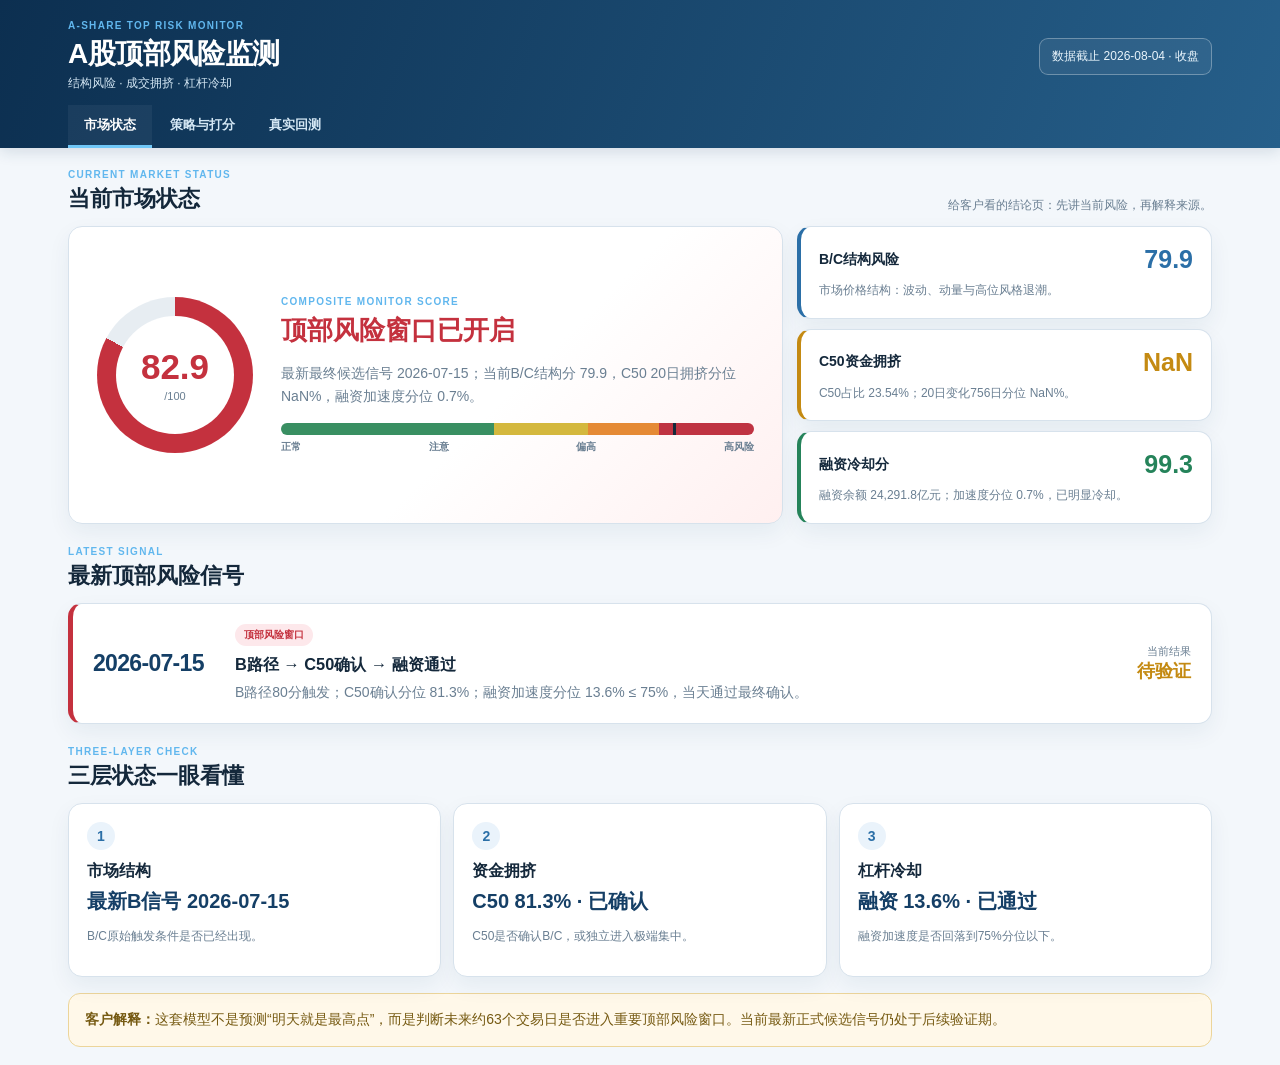
<file: client-v3/index.html>
<!doctype html>
<html lang="zh-CN">
<head>
<meta charset="utf-8">
<meta name="viewport" content="width=device-width,initial-scale=1">
<title>A股顶部风险监测</title>
<link rel="stylesheet" href="styles.css">
</head>
<body>
<header class="topbar">
  <div class="top-inner">
    <div class="brand">
      <div class="eyebrow">A-SHARE TOP RISK MONITOR</div>
      <h1>A股顶部风险监测</h1>
      <div class="subtitle">结构风险 · 成交拥挤 · 杠杆冷却</div>
    </div>
    <div class="asof" id="asof">数据加载中</div>
  </div>
  <nav class="tabs">
    <button class="tab active" data-page="market">市场状态</button>
    <button class="tab" data-page="strategy">策略与打分</button>
    <button class="tab" data-page="backtest">真实回测</button>
  </nav>
</header>

<main class="shell">
<section class="page active" id="page-market">
  <div class="section-head">
    <div><div class="section-kicker">CURRENT MARKET STATUS</div><h2>当前市场状态</h2></div>
    <div class="section-note">给客户看的结论页：先讲当前风险，再解释来源。</div>
  </div>

  <div class="status-grid">
    <article class="card hero-status">
      <div class="gauge" id="gauge"><div class="gauge-inner"><strong id="displayScore">--</strong><span>/100</span></div></div>
      <div class="hero-copy">
        <div class="micro">COMPOSITE MONITOR SCORE</div>
        <h3 id="marketState">加载中</h3>
        <p id="marketDesc"></p>
        <div class="riskbar"><span></span></div>
        <div class="risklabels"><b>正常</b><b>注意</b><b>偏高</b><b>高风险</b></div>
      </div>
    </article>

    <div class="status-stack">
      <article class="card metric-card blue">
        <div><span>B/C结构风险</span><strong id="bcScore">--</strong></div>
        <p>市场价格结构：波动、动量与高位风格退潮。</p>
      </article>
      <article class="card metric-card amber">
        <div><span>C50资金拥挤</span><strong id="c50Score">--</strong></div>
        <p id="c50Text">前50成交额集中度。</p>
      </article>
      <article class="card metric-card green">
        <div><span>融资冷却分</span><strong id="finScore">--</strong></div>
        <p id="finText">融资扩张是否已经降温。</p>
      </article>
    </div>
  </div>

  <div class="section-head compact"><div><div class="section-kicker">LATEST SIGNAL</div><h2>最新顶部风险信号</h2></div></div>
  <article class="card signal-banner" id="signalBanner">
    <div class="signal-date" id="signalDate">--</div>
    <div class="signal-main"><span class="pill red">顶部风险窗口</span><h3 id="signalRoute">--</h3><p id="signalExplain">--</p></div>
    <div class="signal-status"><span>当前结果</span><strong id="signalStatus">--</strong></div>
  </article>

  <div class="section-head compact"><div><div class="section-kicker">THREE-LAYER CHECK</div><h2>三层状态一眼看懂</h2></div></div>
  <div class="three-grid">
    <article class="card layer-card"><div class="step">1</div><h3>市场结构</h3><strong id="layer1">--</strong><p>B/C原始触发条件是否已经出现。</p></article>
    <article class="card layer-card"><div class="step">2</div><h3>资金拥挤</h3><strong id="layer2">--</strong><p>C50是否确认B/C，或独立进入极端集中。</p></article>
    <article class="card layer-card"><div class="step">3</div><h3>杠杆冷却</h3><strong id="layer3">--</strong><p>融资加速度是否回落到75%分位以下。</p></article>
  </div>

  <div class="client-note">
    <b>客户解释：</b>这套模型不是预测“明天就是最高点”，而是判断未来约63个交易日是否进入重要顶部风险窗口。当前最新正式候选信号仍处于后续验证期。
  </div>
</section>

<section class="page" id="page-strategy">
  <div class="section-head">
    <div><div class="section-kicker">MODEL LOGIC</div><h2>策略流程图</h2></div>
    <div class="section-note">两条并列主线，最后统一经过融资冷却确认。</div>
  </div>

  <div class="flow-wrap card">
    <div class="flow-source">每日收盘数据</div>
    <div class="flow-split">
      <div class="route route-a">
        <div class="route-tag">主线 A</div>
        <div class="flow-node"><b>B/C顶部结构</b><span>B或C满足原始硬条件并达到正式红灯</span></div>
        <div class="arrow">↓</div>
        <div class="flow-node"><b>C50确认门</b><span>B/C后10日内，20日集中变化的756日分位 ≥80%</span></div>
      </div>
      <div class="route route-b">
        <div class="route-tag">主线 B</div>
        <div class="flow-node"><b>C50独立预警</b><span>20日集中变化的504日分位 ≥90%，连续3日</span></div>
        <div class="arrow">↓</div>
        <div class="flow-node muted-node"><b>45日冷却</b><span>避免同一轮拥挤行情重复报警</span></div>
      </div>
    </div>
    <div class="merge-arrow">两条主线取并集 ↓</div>
    <div class="flow-node finance-node"><b>融资余额冷却确认</b><span>融资加速度756日分位 ≤75%直接通过；>75%最多等3个交易日，仍不降温则过滤</span></div>
    <div class="arrow">↓</div>
    <div class="flow-final">最终顶部风险预警</div>
  </div>

  <div class="section-head compact"><div><div class="section-kicker">SCORING STANDARD</div><h2>具体打分与硬触发标准</h2></div></div>
  <div class="rules-grid">
    <article class="card rule-card">
      <div class="rule-title"><span class="letter b">B</span><div><h3>波动上升 + 动量转弱</h3><p>B/C原始触发条件保持不变</p></div></div>
      <div id="bRules"></div>
      <div class="hard-rule">正式硬条件：波动分位≥80% + 63日收益低于滚动中位数 + 5日收益&lt;0，并持续3日。</div>
    </article>
    <article class="card rule-card">
      <div class="rule-title"><span class="letter c">C</span><div><h3>高位小盘宽度转弱</h3><p>指数仍在高位，但内部宽度恶化</p></div></div>
      <div id="cRules"></div>
      <div class="hard-rule">正式硬条件：距20日高点≤1%、距60日高点≤3%、小盘此前参与度足够，且20日相对收益由≥0转为&lt;0。</div>
    </article>
    <article class="card rule-card">
      <div class="rule-title"><span class="letter x">50</span><div><h3>C50成交集中度</h3><p>既确认B/C，也可以独立预警</p></div></div>
      <ul class="simple-list">
        <li><b>确认B/C：</b>d20 = C50(t) - C50(t-20)，在此前756日分位 ≥80%，最多等待10日。</li>
        <li><b>独立预警：</b>d20在此前504日分位 ≥90%，连续3日，45交易日冷却。</li>
        <li><b>C50：</b>当日成交额最大的前50只普通A股 / 全部沪深普通A股成交额。</li>
      </ul>
    </article>
    <article class="card rule-card">
      <div class="rule-title"><span class="letter f">融</span><div><h3>融资余额冷却确认</h3><p>只做最终过滤，不单独触发顶部</p></div></div>
      <div class="formula">G20 = (F<sub>t</sub>/F<sub>t-20</sub> − 1) / 20</div>
      <div class="formula">G63 = (F<sub>t</sub>/F<sub>t-63</sub> − 1) / 63</div>
      <div class="formula strong">融资加速度 = G20 − G63</div>
      <ul class="simple-list">
        <li>与此前756个交易日比较，计算因果历史分位。</li>
        <li>分位 ≤75%：通过；&gt;75%：最多等待3日。</li>
        <li>3日后仍&gt;75%：过滤该候选信号。</li>
        <li>不用 ln；融资余额不是独立顶部触发器。</li>
      </ul>
    </article>
  </div>

  <div class="section-head compact"><div><div class="section-kicker">DISPLAY SCORE</div><h2>客户展示用综合监测分</h2></div></div>
  <article class="card display-formula">
    <div class="big-formula">综合监测分 = 50% × B/C结构分 + 30% × C50拥挤分 + 20% × 融资冷却分</div>
    <div class="formula-grid">
      <div><span>B/C结构分</span><b>0–100</b><p>取B/C平滑综合风险分。</p></div>
      <div><span>C50拥挤分</span><b>0–100</b><p>取20日变化在历史窗口中的较高分位。</p></div>
      <div><span>融资冷却分</span><b>100 − 加速度分位</b><p>融资越冷却，确认分越高。</p></div>
    </div>
    <p class="important">重要：这个综合分用于第一页和第三页的直观展示，不替代正式硬触发。正式信号仍严格按照上面的“B/C+C50 / C50独立 → 融资确认”流程产生。</p>
  </article>
</section>

<section class="page" id="page-backtest">
  <div class="section-head">
    <div><div class="section-kicker">REAL BACKTEST</div><h2>真实测试命中情况</h2></div>
    <div class="section-note">同一顶部定义、同一63交易日预测窗口；近期未成熟信号不算误报。</div>
  </div>

  <div class="metric-row">
    <div class="card bt-metric"><span>成熟信号</span><strong>32</strong></div>
    <div class="card bt-metric"><span>命中</span><strong>28</strong></div>
    <div class="card bt-metric"><span>精确率</span><strong>87.5%</strong></div>
    <div class="card bt-metric"><span>顶部覆盖</span><strong>29/34</strong></div>
    <div class="card bt-metric"><span>召回率</span><strong>85.3%</strong></div>
    <div class="card bt-metric"><span>F1</span><strong>86.4%</strong></div>
  </div>

  <article class="card chart-card">
    <div class="chart-head"><div><h3>综合监测分 vs 中证全指</h3><p>可用连续评分区间：2023-07-12 ～ 2026-08-04</p></div><div class="legend"><span class="l-score">综合监测分</span><span class="l-index">中证全指</span><span class="l-signal">最终信号</span><span class="l-top">客观顶部</span></div></div>
    <div class="chart-box"><canvas id="backtestChart"></canvas><div id="tooltip" class="tooltip"></div></div>
    <div class="chart-note">综合监测分为展示用连续评分；正式历史信号仍由硬触发流程产生。图中红点为事后定义的客观顶部。</div>
  </article>

  <div class="section-head compact"><div><div class="section-kicker">MODEL COMPARISON</div><h2>每增加一层，回测发生了什么</h2></div></div>
  <div class="card table-wrap"><table id="compareTable"></table></div>

  <div class="split-grid">
    <article class="card split-card"><div class="micro">DEVELOPMENT</div><h3>2014–2022 开发段</h3><div class="split-numbers"><b>86.4%</b><span>精确率</span><b>82.6%</b><span>召回率</span></div><p>22次成熟信号，19次命中，覆盖19/23个顶部。</p></article>
    <article class="card split-card"><div class="micro">VALIDATION</div><h3>2023–2026 后段验证</h3><div class="split-numbers"><b>90.0%</b><span>精确率</span><b>90.9%</b><span>召回率</span></div><p>10次成熟信号，9次命中，覆盖10/11个顶部。</p></article>
  </div>

  <div class="section-head compact"><div><div class="section-kicker">ERROR ANALYSIS</div><h2>误报、漏报与融资过滤</h2></div></div>
  <div class="error-grid">
    <article class="card"><h3>最终仍有4次误报</h3><div id="falseList"></div></article>
    <article class="card"><h3>仍漏掉5个顶部</h3><div id="missedList"></div></article>
    <article class="card"><h3>融资过滤掉5条候选</h3><div id="filteredList"></div></article>
  </div>

  <div class="section-head compact"><div><div class="section-kicker">ALL SIGNALS</div><h2>全部成熟预警明细</h2></div><div class="filter-btns"><button class="smallbtn on" data-filter="all">全部</button><button class="smallbtn" data-filter="命中">命中</button><button class="smallbtn" data-filter="误报">误报</button></div></div>
  <div class="card table-wrap"><table id="signalTable"></table></div>

  <div class="section-head compact"><div><div class="section-kicker">OBJECTIVE TOPS</div><h2>全部34个客观顶部</h2></div></div>
  <div class="card table-wrap"><table id="topTable"></table></div>

  <div class="section-head compact"><div><div class="section-kicker">EVALUATION RULES</div><h2>回测评价口径</h2></div></div>
  <div class="rules-mini">
    <article class="card"><h3>顶部定义</h3><p>中证全指21交易日居中局部高点；随后最多252个交易日实际最大回撤达到15%以上。</p></article>
    <article class="card"><h3>命中定义</h3><p>最终预警后63个交易日内出现客观顶部，则该成熟信号记为命中。</p></article>
    <article class="card"><h3>召回定义</h3><p>34个客观顶部中，有最终信号在此前63个交易日覆盖的顶部数量 / 34。</p></article>
    <article class="card"><h3>防未来函数</h3><p>C50和融资历史分位只使用当天以前的数据；未来数据只用于事后定义顶部和评价结果。</p></article>
  </div>

  <div class="backtest-warning">87.5% / 85.3% 是当前历史回测与参数研究后的点估计，不代表未来固定成功率。正式上线后应冻结参数，用新增数据做前向验证。</div>
</section>
</main>
<script src="app.js"></script>
</body>
</html>
</file>
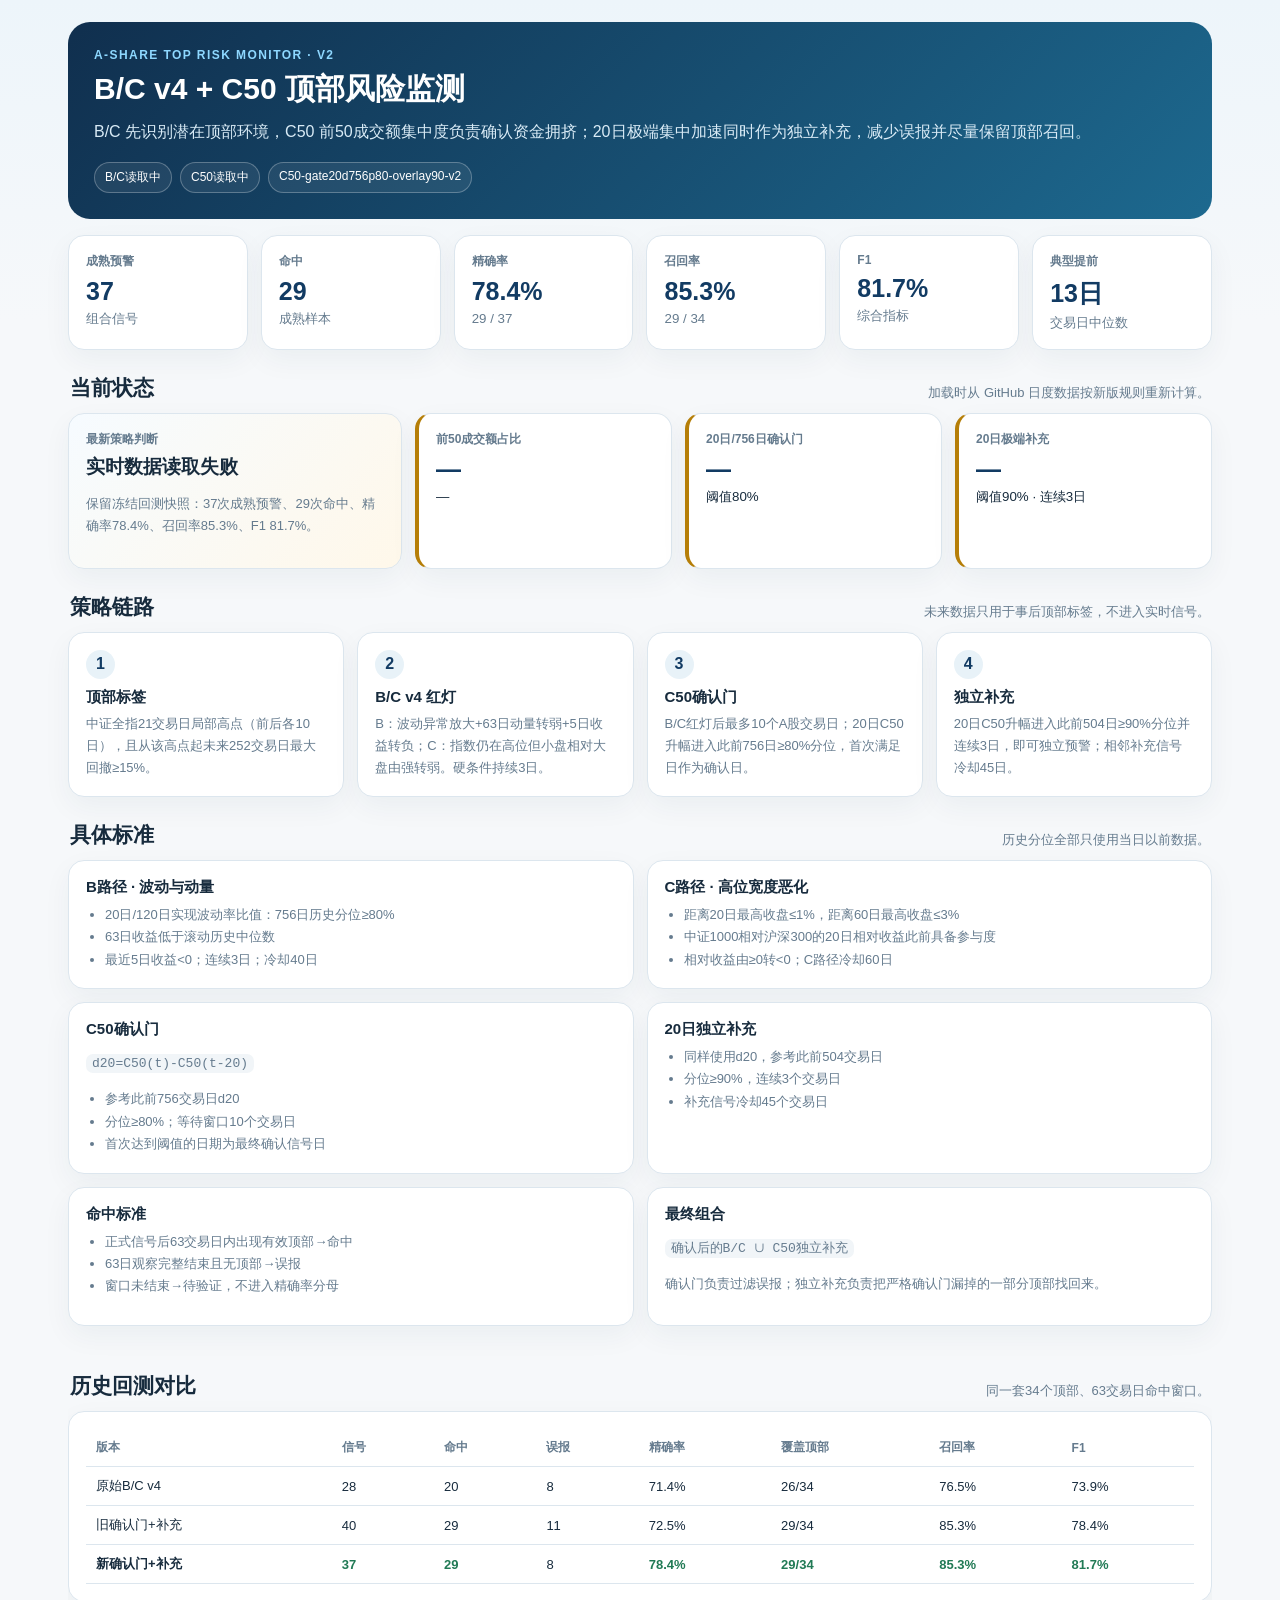
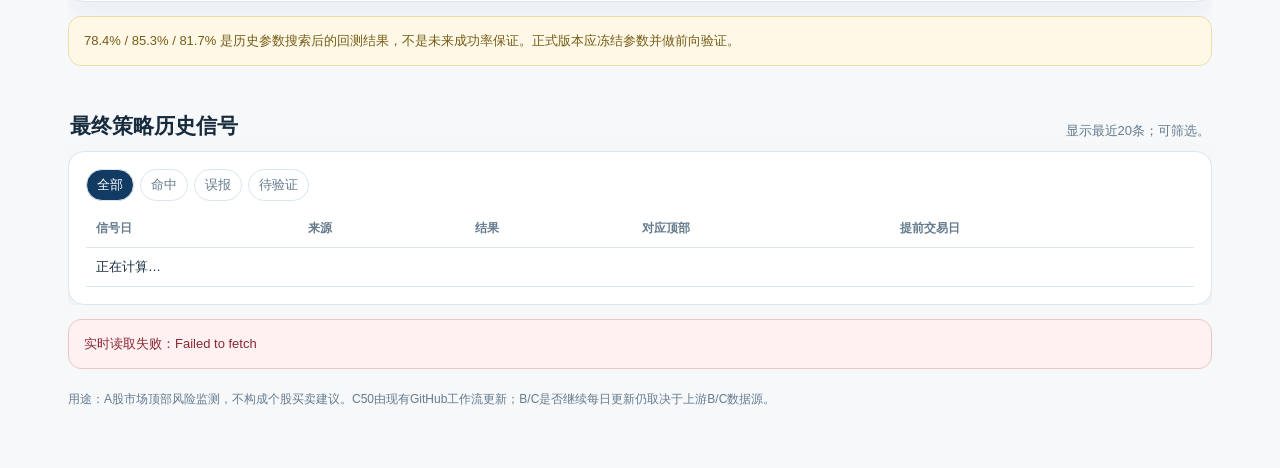
<file: top-risk-v2/index.html>
<!doctype html>
<html lang="zh-CN">
<head>
<meta charset="utf-8"><meta name="viewport" content="width=device-width,initial-scale=1">
<title>A股顶部风险监测 v2</title>
<style>
:root{--bg:#f4f7fa;--card:#fff;--ink:#172b3d;--muted:#657b8e;--line:#dce6ee;--navy:#123b63;--green:#217a55;--amber:#b57e08;--red:#b52f3d}*{box-sizing:border-box}body{margin:0;font-family:Inter,"PingFang SC","Microsoft YaHei",sans-serif;background:linear-gradient(#edf5fa,#f6f8fa 320px);color:var(--ink)}.wrap{max-width:1180px;margin:auto;padding:22px 18px 60px}.hero{padding:26px;border-radius:22px;background:linear-gradient(135deg,#102f4e,#1d698f);color:#fff}.k{font-size:12px;letter-spacing:.12em;font-weight:800;color:#8ed8ff}.hero h1{margin:7px 0 8px;font-size:30px}.hero p{margin:0;line-height:1.75;color:#d9ebf6}.badges{display:flex;gap:8px;flex-wrap:wrap;margin-top:16px}.badge{font-size:12px;padding:6px 10px;border:1px solid #ffffff44;border-radius:999px;background:#ffffff12}.grid{display:grid;gap:13px}.metrics{grid-template-columns:repeat(6,1fr);margin:16px 0}.card{background:var(--card);border:1px solid var(--line);border-radius:16px;padding:17px;box-shadow:0 10px 28px #1738500d}.metric span,.label{display:block;color:var(--muted);font-size:12px;font-weight:700}.metric strong,.value{display:block;color:var(--navy);font-size:25px;margin:7px 0 3px}.metric small{color:var(--muted)}.section{margin-top:22px}.title{display:flex;justify-content:space-between;align-items:end;gap:12px;margin:24px 2px 11px}.title h2{margin:0;font-size:21px}.title p{margin:0;color:var(--muted);font-size:13px}.current{grid-template-columns:1.3fr repeat(3,1fr)}.current .main{background:linear-gradient(135deg,#f6fbff,#fff8ea)}.current h3{margin:6px 0 8px}.current p,.rule p,.rule li{font-size:13px;line-height:1.72;color:var(--muted)}.good{border-left:4px solid var(--green)}.warn{border-left:4px solid var(--amber)}.alert{border-left:4px solid var(--red)}.flow{grid-template-columns:repeat(4,1fr)}.n{width:29px;height:29px;border-radius:50%;display:grid;place-items:center;background:#e8f2f8;color:var(--navy);font-weight:900}.flow h3{font-size:15px;margin:9px 0 6px}.flow p{margin:0;color:var(--muted);font-size:13px;line-height:1.7}.rules{grid-template-columns:repeat(2,1fr)}.rule h3{margin:0 0 7px;font-size:15px}.rule ul{margin:6px 0 0;padding-left:19px}.code{font-family:ui-monospace,monospace;background:#f1f5f8;border-radius:7px;padding:2px 6px}.table{overflow:auto}.table table{width:100%;border-collapse:collapse;min-width:760px}.table th,.table td{padding:10px;border-bottom:1px solid var(--line);font-size:13px;text-align:left}.table th{color:var(--muted);font-size:12px}.best,.hit{color:var(--green);font-weight:800}.miss{color:var(--red);font-weight:800}.pending{color:var(--amber);font-weight:800}.note{margin-top:14px;padding:13px 15px;background:#fff8e6;border:1px solid #eeddaa;border-radius:13px;color:#755c17;font-size:13px;line-height:1.7}.error{background:#fff0f1;border-color:#edc6ca;color:#8a2935}.filters{display:flex;gap:6px;flex-wrap:wrap;margin-bottom:9px}.filters button{border:1px solid var(--line);background:#fff;border-radius:999px;padding:6px 10px;color:var(--muted);cursor:pointer}.filters button.on{background:var(--navy);color:#fff}.foot{color:var(--muted);font-size:12px;line-height:1.7;margin-top:20px}@media(max-width:950px){.metrics{grid-template-columns:repeat(3,1fr)}.flow,.current{grid-template-columns:repeat(2,1fr)}}@media(max-width:650px){.wrap{padding:12px}.hero h1{font-size:24px}.metrics,.flow,.current,.rules{grid-template-columns:1fr}.title{display:block}.title p{margin-top:5px}}
</style>
</head>
<body><div class="wrap">
<header class="hero"><div class="k">A-SHARE TOP RISK MONITOR · V2</div><h1>B/C v4 + C50 顶部风险监测</h1><p>B/C 先识别潜在顶部环境，C50 前50成交额集中度负责确认资金拥挤；20日极端集中加速同时作为独立补充，减少误报并尽量保留顶部召回。</p><div class="badges"><span class="badge" id="bc">B/C读取中</span><span class="badge" id="c50">C50读取中</span><span class="badge">C50-gate20d756p80-overlay90-v2</span></div></header>
<section id="metrics" class="grid metrics"><div class="card metric"><span>成熟预警</span><strong>37</strong><small>组合信号</small></div><div class="card metric"><span>命中</span><strong>29</strong><small>成熟样本</small></div><div class="card metric"><span>精确率</span><strong>78.4%</strong><small>29 / 37</small></div><div class="card metric"><span>召回率</span><strong>85.3%</strong><small>29 / 34</small></div><div class="card metric"><span>F1</span><strong>81.7%</strong><small>综合指标</small></div><div class="card metric"><span>典型提前</span><strong>13日</strong><small>交易日中位数</small></div></section>
<section class="section"><div class="title"><h2>当前状态</h2><p>加载时从 GitHub 日度数据按新版规则重新计算。</p></div><div class="grid current"><div class="card main"><span class="label">最新策略判断</span><h3 id="ct">正在计算…</h3><p id="cn">正在读取B/C与C50。</p></div><div class="card warn"><span class="label">前50成交额占比</span><strong class="value" id="share">—</strong><small id="chg">—</small></div><div class="card warn" id="gc"><span class="label">20日/756日确认门</span><strong class="value" id="gp">—</strong><small id="gd">阈值80%</small></div><div class="card warn" id="oc"><span class="label">20日极端补充</span><strong class="value" id="op">—</strong><small id="od">阈值90% · 连续3日</small></div></div></section>
<section class="section"><div class="title"><h2>策略链路</h2><p>未来数据只用于事后顶部标签，不进入实时信号。</p></div><div class="grid flow"><div class="card"><div class="n">1</div><h3>顶部标签</h3><p>中证全指21交易日局部高点（前后各10日），且从该高点起未来252交易日最大回撤≥15%。</p></div><div class="card"><div class="n">2</div><h3>B/C v4 红灯</h3><p>B：波动异常放大+63日动量转弱+5日收益转负；C：指数仍在高位但小盘相对大盘由强转弱。硬条件持续3日。</p></div><div class="card"><div class="n">3</div><h3>C50确认门</h3><p>B/C红灯后最多10个A股交易日；20日C50升幅进入此前756日≥80%分位，首次满足日作为确认日。</p></div><div class="card"><div class="n">4</div><h3>独立补充</h3><p>20日C50升幅进入此前504日≥90%分位并连续3日，即可独立预警；相邻补充信号冷却45日。</p></div></div></section>
<section class="section"><div class="title"><h2>具体标准</h2><p>历史分位全部只使用当日以前数据。</p></div><div class="grid rules"><div class="card rule"><h3>B路径 · 波动与动量</h3><ul><li>20日/120日实现波动率比值：756日历史分位≥80%</li><li>63日收益低于滚动历史中位数</li><li>最近5日收益&lt;0；连续3日；冷却40日</li></ul></div><div class="card rule"><h3>C路径 · 高位宽度恶化</h3><ul><li>距离20日最高收盘≤1%，距离60日最高收盘≤3%</li><li>中证1000相对沪深300的20日相对收益此前具备参与度</li><li>相对收益由≥0转&lt;0；C路径冷却60日</li></ul></div><div class="card rule"><h3>C50确认门</h3><p><span class="code">d20=C50(t)-C50(t-20)</span></p><ul><li>参考此前756交易日d20</li><li>分位≥80%；等待窗口10个交易日</li><li>首次达到阈值的日期为最终确认信号日</li></ul></div><div class="card rule"><h3>20日独立补充</h3><ul><li>同样使用d20，参考此前504交易日</li><li>分位≥90%，连续3个交易日</li><li>补充信号冷却45个交易日</li></ul></div><div class="card rule"><h3>命中标准</h3><ul><li>正式信号后63交易日内出现有效顶部→命中</li><li>63日观察完整结束且无顶部→误报</li><li>窗口未结束→待验证，不进入精确率分母</li></ul></div><div class="card rule"><h3>最终组合</h3><p><span class="code">确认后的B/C ∪ C50独立补充</span></p><p>确认门负责过滤误报；独立补充负责把严格确认门漏掉的一部分顶部找回来。</p></div></div></section>
<section class="section table"><div class="title"><h2>历史回测对比</h2><p>同一套34个顶部、63交易日命中窗口。</p></div><div class="card"><table><thead><tr><th>版本</th><th>信号</th><th>命中</th><th>误报</th><th>精确率</th><th>覆盖顶部</th><th>召回率</th><th>F1</th></tr></thead><tbody><tr><td>原始B/C v4</td><td>28</td><td>20</td><td>8</td><td>71.4%</td><td>26/34</td><td>76.5%</td><td>73.9%</td></tr><tr><td>旧确认门+补充</td><td>40</td><td>29</td><td>11</td><td>72.5%</td><td>29/34</td><td>85.3%</td><td>78.4%</td></tr><tr><td><b>新确认门+补充</b></td><td id="sigs" class="best">37</td><td id="hits" class="best">29</td><td id="false">8</td><td id="prec" class="best">78.4%</td><td id="cov" class="best">29/34</td><td id="rec" class="best">85.3%</td><td id="f1" class="best">81.7%</td></tr></tbody></table></div><div class="note">78.4% / 85.3% / 81.7% 是历史参数搜索后的回测结果，不是未来成功率保证。正式版本应冻结参数并做前向验证。</div></section>
<section class="section table"><div class="title"><h2>最终策略历史信号</h2><p>显示最近20条；可筛选。</p></div><div class="card"><div class="filters"><button class="on" data-f="全部">全部</button><button data-f="命中">命中</button><button data-f="误报">误报</button><button data-f="待验证">待验证</button></div><table><thead><tr><th>信号日</th><th>来源</th><th>结果</th><th>对应顶部</th><th>提前交易日</th></tr></thead><tbody id="tb"><tr><td colspan="5">正在计算…</td></tr></tbody></table></div></section>
<div class="note" id="note">数据源：GitHub分支上的B/C缓存与TDX前50成交额集中度日度文件。本页忽略旧enhancement字段，按新版规则实时重算。</div><div class="foot">用途：A股市场顶部风险监测，不构成个股买卖建议。C50由现有GitHub工作流更新；B/C是否继续每日更新仍取决于上游B/C数据源。</div>
</div>
<script>
const U='https://raw.githubusercontent.com/devincreator/AI-GENERNAL/agent/add-concentration-enhancement/site/data/';let all=[],flt='全部';const $=s=>document.querySelector(s),P=x=>Number.isFinite(x)?(x*100).toFixed(1)+'%':'—',N=x=>Number.isFinite(x)?x.toFixed(2):'—';
function lb(a,x){let l=0,h=a.length;while(l<h){let m=(l+h)>>1;a[m]<x?l=m+1:h=m}return l}function pct(h,x){let v=h.filter(Number.isFinite);if(!v.length||!Number.isFinite(x))return null;let n=0;for(let z of v)if(z<=x)n++;return n/v.length}
function csv(t){let l=t.trim().split(/\r?\n/),h=l.shift().replace(/^\ufeff/,'').split(',');return l.map(q=>{let p=q.split(','),o={};h.forEach((x,i)=>o[x]=p[i]);return{date:o.date,share:+o.top50_share,sharePct:+o.top50_share_pct}})}
function feat(r){let d=Array(r.length).fill(null);for(let i=0;i<r.length;i++){if(i>=20)d[i]=r[i].share-r[i-20].share;if(d[i]!=null){r[i].d20=d[i];r[i].p504=pct(d.slice(Math.max(0,i-504),i),d[i]);r[i].p756=pct(d.slice(Math.max(0,i-756),i),d[i])}}return r}
function gate(r,s){let ds=r.map(x=>x.date),out=[],audit=[];for(let q of s){let i=lb(ds,q.signal_date),c=null;for(let j=i;j<Math.min(i+10,r.length);j++)if(r[j].p756!=null&&r[j].p756>=.8){c=j;break}if(c!=null)out.push({i:c,src:`B/C ${q.path||''}确认`});audit.push({q,i,c})}return{out,audit}}
function overlay(r,end){let ds=r.map(x=>x.date),st=lb(ds,'2014-11-14'),en=lb(ds,end);if(en>=ds.length||ds[en]>end)en--;let k=0,last=-1e9,out=[];for(let i=st;i<=en;i++){k=r[i].p504!=null&&r[i].p504>=.9?k+1:0;if(k>=3&&i-last>=45){out.push({i,src:'C50独立补充'});last=i}}return out}
function merge(a,b){let m=new Map;for(let s of [...a,...b])m.has(s.i)?m.get(s.i).src+=' + '+s.src:m.set(s.i,s);return[...m.values()].sort((x,y)=>x.i-y.i)}
function evals(r,s,tops,asof){let ds=r.map(x=>x.date),ti=tops.map(t=>lb(ds,t.top_date)),ai=lb(ds,asof);if(ai>=ds.length||ds[ai]>asof)ai--;let hit=0,mat=0,cov=new Set,lead=[],det=[];for(let x of s){let ms=[];ti.forEach((t,k)=>{if(x.i<=t&&t<=x.i+63)ms.push([k,t])});if(ms.length){hit++;mat++;ms.forEach(z=>cov.add(z[0]));let z=ms[0];lead.push(z[1]-x.i);det.push({d:ds[x.i],src:x.src,st:'命中',top:tops[z[0]].top_date,lead:z[1]-x.i})}else if(x.i+63<=ai){mat++;det.push({d:ds[x.i],src:x.src,st:'误报',top:'—',lead:'—'})}else det.push({d:ds[x.i],src:x.src,st:'待验证',top:'—',lead:'—'})}let pr=mat?hit/mat:null,re=tops.length?cov.size/tops.length:null,f=pr!=null&&re!=null&&pr+re?2*pr*re/(pr+re):null,ls=[...lead].sort((a,b)=>a-b);return{signals:mat,hits:hit,precision:pr,tops:tops.length,covered:cov.size,recall:re,f1:f,median:ls.length?ls[Math.floor(ls.length/2)]:null,det}}
function table(){let a=all.filter(x=>flt==='全部'||x.st===flt).slice(-20).reverse();$('#tb').innerHTML=a.map(x=>`<tr><td>${x.d}</td><td>${x.src}</td><td class="${x.st==='命中'?'hit':x.st==='误报'?'miss':'pending'}">${x.st}</td><td>${x.top}</td><td>${x.lead}</td></tr>`).join('')||'<tr><td colspan="5">无记录</td></tr>'}
function metrics(s){$('#metrics').innerHTML=`<div class="card metric"><span>成熟预警</span><strong>${s.signals}</strong><small>组合信号</small></div><div class="card metric"><span>命中</span><strong>${s.hits}</strong><small>成熟样本</small></div><div class="card metric"><span>精确率</span><strong>${P(s.precision)}</strong><small>${s.hits}/${s.signals}</small></div><div class="card metric"><span>召回率</span><strong>${P(s.recall)}</strong><small>${s.covered}/${s.tops}</small></div><div class="card metric"><span>F1</span><strong>${P(s.f1)}</strong><small>综合指标</small></div><div class="card metric"><span>典型提前</span><strong>${s.median??'—'}日</strong><small>交易日中位数</small></div>`;$('#sigs').textContent=s.signals;$('#hits').textContent=s.hits;$('#false').textContent=s.signals-s.hits;$('#prec').textContent=P(s.precision);$('#cov').textContent=`${s.covered}/${s.tops}`;$('#rec').textContent=P(s.recall);$('#f1').textContent=P(s.f1)}
async function main(){try{let v='?v='+Date.now(),[a,b]=await Promise.all([fetch(U+'dashboard.json'+v,{cache:'no-store'}),fetch(U+'concentration.csv'+v,{cache:'no-store'})]);if(!a.ok||!b.ok)throw Error(`HTTP ${a.status}/${b.status}`);let base=await a.json(),r=feat(csv(await b.text())),asof=base.meta.data_asof,g=gate(r,base.backtest.signals||[]),ov=overlay(r,asof),s=evals(r,merge(g.out,ov),base.backtest.tops,asof);all=s.det;metrics(s);table();$('#bc').textContent=`B/C截止 ${asof}`;$('#c50').textContent=`C50截止 ${r.at(-1).date}`;
let sig=[...(base.backtest.signals||[]),...(base.backtest.pending_signals||[])].sort((x,y)=>x.signal_date.localeCompare(y.signal_date)).at(-1),gs='暂无B/C',gd='阈值80%';if(sig){let z=gate(r,[sig]).audit[0];if(z&&z.c!=null){gs='确认门已通过';gd=`${sig.signal_date} ${sig.path||''} → ${r[z.c].date}确认`}else if(z&&r.length-z.i<10){gs='确认门等待中';gd=`最近B/C ${sig.signal_date}`}else{gs='最近B/C未通过';gd=`最近B/C ${sig.signal_date}`}}
let L=r.at(-1),st=0;for(let i=r.length-1;i>=0;i--){if(r[i].p504!=null&&r[i].p504>=.9)st++;else break}let lo=overlay(r,r.at(-1).date).at(-1);$('#ct').textContent=`${gs} · ${st>=3?'独立补充已触发':'独立补充未触发'}`;$('#cn').textContent=`最近B/C ${sig?sig.signal_date+' '+(sig.path||''):'暂无'}；最近C50补充 ${lo?r[lo.i].date:'暂无'}。`;$('#share').textContent=N(L.sharePct)+'%';$('#chg').textContent=`20日变化 ${L.d20>=0?'+':''}${N(L.d20*100)}个百分点`;$('#gp').textContent=P(L.p756);$('#gd').textContent=gd;$('#gc').className='card '+(gs==='确认门已通过'?'good':'warn');$('#op').textContent=P(L.p504);$('#od').textContent=`阈值90% · 当前连续${st}日`;$('#oc').className='card '+(st>=3?'alert':'warn');$('#note').textContent=`实时重算：${s.signals}次成熟预警，${s.hits}次命中，精确率${P(s.precision)}，召回率${P(s.recall)}，F1 ${P(s.f1)}。数据来自GitHub自动更新分支。`;if(s.signals!==37||s.hits!==29){$('#note').classList.add('error');$('#note').textContent+=' 当前数据已与2026-08-04冻结回测快照变化，请以实时重算为准。'}}catch(e){$('#ct').textContent='实时数据读取失败';$('#cn').textContent='保留冻结回测快照：37次成熟预警、29次命中、精确率78.4%、召回率85.3%、F1 81.7%。';$('#note').classList.add('error');$('#note').textContent='实时读取失败：'+e.message}}
document.querySelectorAll('.filters button').forEach(b=>b.onclick=()=>{document.querySelectorAll('.filters button').forEach(x=>x.classList.toggle('on',x===b));flt=b.dataset.f;table()});main();
</script></body></html>
</file>
<file: client-v3/styles.css>
:root{--navy:#153f66;--navy2:#0c2f50;--blue:#2b6fa7;--sky:#eaf3fb;--bg:#f3f7fb;--card:#fff;--line:#d7e2ec;--text:#14283b;--muted:#6a7f92;--red:#c4313e;--amber:#c48a12;--green:#25835a;--cyan:#1b86b8}
*{box-sizing:border-box}html{scroll-behavior:smooth}body{margin:0;background:var(--bg);color:var(--text);font-family:Inter,"PingFang SC","Microsoft YaHei",Arial,sans-serif;font-size:14px}.topbar{background:linear-gradient(110deg,var(--navy2),#265f8a);color:#fff;box-shadow:0 4px 14px #1c3e5c24;position:sticky;top:0;z-index:20}.top-inner{max-width:1180px;margin:auto;padding:20px 18px 13px;display:flex;align-items:center;justify-content:space-between;gap:20px}.eyebrow,.section-kicker,.micro{font-size:10px;letter-spacing:.13em;font-weight:800;color:#61b7ee}.brand h1{font-size:28px;margin:4px 0 2px;letter-spacing:-.02em}.subtitle{color:#d5e8f5;font-size:12px}.asof{border:1px solid #ffffff4f;background:#ffffff0f;border-radius:9px;padding:9px 12px;font-size:12px;color:#e9f5fc}.tabs{max-width:1180px;margin:auto;padding:0 18px;display:flex;gap:2px}.tab{appearance:none;border:0;background:transparent;color:#d5e8f5;padding:11px 16px;font-weight:700;cursor:pointer;border-bottom:3px solid transparent}.tab.active{color:#fff;border-color:#70c7f7;background:#ffffff0d}.shell{max-width:1180px;margin:auto;padding:18px}.page{display:none}.page.active{display:block}.section-head{display:flex;justify-content:space-between;align-items:flex-end;gap:20px;margin:3px 0 12px}.section-head.compact{margin-top:22px}.section-head h2{margin:4px 0 0;font-size:22px}.section-note{font-size:12px;color:var(--muted);max-width:520px;text-align:right}.card{background:var(--card);border:1px solid var(--line);border-radius:14px;box-shadow:0 9px 22px #153f6610}.status-grid{display:grid;grid-template-columns:1.55fr .9fr;gap:14px}.hero-status{padding:28px;display:flex;align-items:center;gap:28px;min-height:240px;background:linear-gradient(135deg,#fff 60%,#fff0f0)}.gauge{--p:83;width:156px;height:156px;border-radius:50%;background:conic-gradient(var(--red) calc(var(--p)*1%),#e7edf2 0);position:relative;display:grid;place-items:center;flex:0 0 auto}.gauge:after{content:"";position:absolute;width:118px;height:118px;background:white;border-radius:50%}.gauge-inner{z-index:1;text-align:center}.gauge-inner strong{display:block;font-size:35px;color:var(--red)}.gauge-inner span{color:var(--muted);font-size:11px}.hero-copy{flex:1}.hero-copy h3{font-size:26px;color:var(--red);margin:6px 0 10px}.hero-copy p{color:var(--muted);line-height:1.7}.riskbar{height:12px;border-radius:999px;background:linear-gradient(90deg,#398f62 0 45%,#d4b83e 45% 65%,#e58a35 65% 80%,#bf3342 80%);overflow:hidden;position:relative}.riskbar span{position:absolute;height:18px;width:3px;background:#15293a;top:-3px;left:82.9%}.risklabels{display:flex;justify-content:space-between;font-size:10px;color:var(--muted);margin-top:5px}.status-stack{display:grid;gap:10px}.metric-card{padding:18px;border-left:4px solid}.metric-card.blue{border-left-color:var(--blue)}.metric-card.amber{border-left-color:var(--amber)}.metric-card.green{border-left-color:var(--green)}.metric-card>div{display:flex;align-items:center;justify-content:space-between;gap:12px}.metric-card span{font-weight:800}.metric-card strong{font-size:25px}.metric-card.blue strong{color:var(--blue)}.metric-card.amber strong{color:var(--amber)}.metric-card.green strong{color:var(--green)}.metric-card p{margin:7px 0 0;color:var(--muted);font-size:12px;line-height:1.55}.signal-banner{display:grid;grid-template-columns:120px 1fr 120px;align-items:center;padding:20px;gap:22px;border-left:5px solid var(--red)}.signal-date{font-size:23px;font-weight:850;color:var(--navy);letter-spacing:-.03em}.signal-main h3{margin:8px 0 5px}.signal-main p{color:var(--muted);margin:0;line-height:1.6}.pill{display:inline-block;border-radius:999px;padding:4px 9px;font-size:10px;font-weight:800}.pill.red{background:#fde8eb;color:var(--red)}.signal-status{text-align:right}.signal-status span{font-size:11px;color:var(--muted);display:block}.signal-status strong{font-size:18px;color:var(--amber)}.three-grid{display:grid;grid-template-columns:repeat(3,1fr);gap:12px}.layer-card{padding:18px;position:relative}.layer-card .step{width:28px;height:28px;border-radius:50%;display:grid;place-items:center;background:var(--sky);color:var(--blue);font-weight:900}.layer-card h3{margin:10px 0 6px}.layer-card strong{font-size:20px;color:var(--navy)}.layer-card p{color:var(--muted);font-size:12px;line-height:1.55}.client-note,.backtest-warning{margin-top:16px;background:#fff8e9;border:1px solid #ecd59a;border-radius:12px;padding:14px 16px;color:#765a12;line-height:1.7}
.flow-wrap{padding:24px}.flow-source,.flow-final{margin:auto;max-width:380px;background:var(--navy);color:#fff;border-radius:12px;padding:14px;text-align:center;font-weight:850}.flow-split{display:grid;grid-template-columns:1fr 1fr;gap:30px;margin:20px 0}.route{border:1px dashed #b7cad9;border-radius:14px;padding:16px;background:#f9fbfd}.route-tag{font-size:10px;font-weight:850;color:var(--blue);letter-spacing:.12em;margin-bottom:8px}.flow-node{border:1px solid var(--line);background:#fff;border-radius:11px;padding:14px;text-align:center}.flow-node b{display:block;color:var(--navy);font-size:16px;margin-bottom:5px}.flow-node span{font-size:12px;color:var(--muted);line-height:1.55}.muted-node{background:#f4f7fa}.finance-node{max-width:620px;margin:auto;background:#eff9f4;border-color:#b9dfca}.merge-arrow,.arrow{text-align:center;color:var(--muted);font-weight:800;margin:9px 0}.rules-grid{display:grid;grid-template-columns:1fr 1fr;gap:13px}.rule-card{padding:18px}.rule-title{display:flex;gap:11px;align-items:center;border-bottom:1px solid var(--line);padding-bottom:11px;margin-bottom:10px}.rule-title h3{margin:0 0 2px}.rule-title p{margin:0;color:var(--muted);font-size:11px}.letter{width:38px;height:38px;border-radius:10px;display:grid;place-items:center;font-weight:900}.letter.b{background:#e8f1fa;color:#24689c}.letter.c{background:#e9f7ef;color:#25835a}.letter.x{background:#fff4db;color:#a8740d}.letter.f{background:#f1eafb;color:#7048a4}.component{display:grid;grid-template-columns:1fr auto;gap:8px;border-bottom:1px solid #edf2f6;padding:9px 0}.component:last-child{border-bottom:0}.component b{font-size:12px}.component small{display:block;color:var(--muted);margin-top:3px}.component-score{text-align:right;font-weight:850;color:var(--blue)}.hard-rule{margin-top:10px;padding:10px 12px;border-radius:9px;background:#f7f9fb;color:#4f6577;font-size:12px;line-height:1.65}.simple-list{padding-left:18px;color:#4f6577;line-height:1.75;font-size:12px}.formula{font-family:ui-monospace,SFMono-Regular,Menlo,monospace;background:#f6f8fa;padding:8px 10px;border-radius:8px;margin:7px 0;color:#30475b}.formula.strong{background:#eef7f3;color:#176844;font-weight:800}.display-formula{padding:22px}.big-formula{text-align:center;padding:15px;background:#eef5fb;color:var(--navy);border-radius:11px;font-weight:850;font-size:18px}.formula-grid{display:grid;grid-template-columns:repeat(3,1fr);gap:12px;margin-top:13px}.formula-grid>div{border:1px solid var(--line);border-radius:10px;padding:13px}.formula-grid span{font-size:11px;color:var(--muted);display:block}.formula-grid b{font-size:16px;color:var(--navy);display:block;margin:4px 0}.formula-grid p{font-size:12px;color:var(--muted);margin:0}.important{font-size:12px;color:#7c5b15;background:#fff8e9;padding:10px 12px;border-radius:8px;margin:13px 0 0}
.metric-row{display:grid;grid-template-columns:repeat(6,1fr);gap:10px}.bt-metric{padding:16px}.bt-metric span{font-size:11px;color:var(--muted);font-weight:700;display:block}.bt-metric strong{font-size:24px;color:var(--navy);display:block;margin-top:5px}.chart-card{padding:18px;margin-top:14px}.chart-head{display:flex;justify-content:space-between;align-items:flex-start;gap:20px}.chart-head h3{margin:0 0 4px}.chart-head p{margin:0;color:var(--muted);font-size:11px}.legend{display:flex;gap:14px;flex-wrap:wrap;font-size:10px;color:var(--muted)}.legend span:before{content:"";display:inline-block;width:14px;height:3px;margin-right:5px;vertical-align:middle;border-radius:2px}.l-score:before{background:#c8313e}.l-index:before{background:#246b9e}.l-signal:before{background:#d89c1e}.l-top:before{background:#7d315b}.chart-box{position:relative;height:410px;margin-top:12px}.chart-box canvas{width:100%;height:100%;display:block}.tooltip{display:none;position:absolute;pointer-events:none;background:#102f4edd;color:#fff;padding:8px 10px;border-radius:8px;font-size:11px;line-height:1.6;box-shadow:0 6px 20px #0002}.chart-note{font-size:11px;color:var(--muted);margin-top:8px}.table-wrap{overflow:auto}.table-wrap table{width:100%;border-collapse:collapse;min-width:760px}.table-wrap th,.table-wrap td{padding:10px 11px;border-bottom:1px solid #e7edf2;text-align:left;font-size:12px;white-space:nowrap}.table-wrap th{background:#eef4f9;color:#506779;font-size:11px;position:sticky;top:0}.hit{color:var(--green);font-weight:850}.miss{color:var(--red);font-weight:850}.pending{color:var(--amber);font-weight:850}.split-grid{display:grid;grid-template-columns:1fr 1fr;gap:12px;margin-top:13px}.split-card{padding:18px}.split-card h3{margin:5px 0 10px}.split-numbers{display:grid;grid-template-columns:auto 1fr auto 1fr;align-items:baseline;gap:7px}.split-numbers b{font-size:22px;color:var(--navy)}.split-numbers span{font-size:11px;color:var(--muted)}.split-card p{color:var(--muted);font-size:12px}.error-grid{display:grid;grid-template-columns:1fr 1fr 1fr;gap:12px}.error-grid .card{padding:17px}.error-grid h3{margin:0 0 9px;font-size:14px}.list-row{display:flex;justify-content:space-between;gap:10px;padding:7px 0;border-bottom:1px solid #edf2f6;font-size:11px}.list-row:last-child{border-bottom:0}.list-row span:last-child{color:var(--muted)}.filter-btns{display:flex;gap:6px}.smallbtn{border:1px solid var(--line);background:#fff;border-radius:8px;padding:6px 10px;color:var(--muted);cursor:pointer;font-size:11px}.smallbtn.on{background:var(--navy);color:#fff;border-color:var(--navy)}.rules-mini{display:grid;grid-template-columns:repeat(4,1fr);gap:10px}.rules-mini .card{padding:15px}.rules-mini h3{margin:0 0 7px;font-size:13px}.rules-mini p{margin:0;color:var(--muted);font-size:11px;line-height:1.6}
@media(max-width:900px){.status-grid,.flow-split,.rules-grid{grid-template-columns:1fr}.metric-row{grid-template-columns:repeat(3,1fr)}.error-grid,.rules-mini{grid-template-columns:1fr 1fr}.chart-head{display:block}.legend{margin-top:8px}}@media(max-width:600px){.top-inner{align-items:flex-start}.brand h1{font-size:23px}.asof{display:none}.shell{padding:11px}.hero-status{display:block;padding:20px}.gauge{margin:auto}.hero-copy{margin-top:18px}.signal-banner{grid-template-columns:1fr}.signal-status{text-align:left}.three-grid,.formula-grid,.split-grid,.error-grid,.rules-mini{grid-template-columns:1fr}.metric-row{grid-template-columns:1fr 1fr}.section-head{display:block}.section-note{text-align:left;margin-top:5px}.chart-box{height:330px}}
</file>
